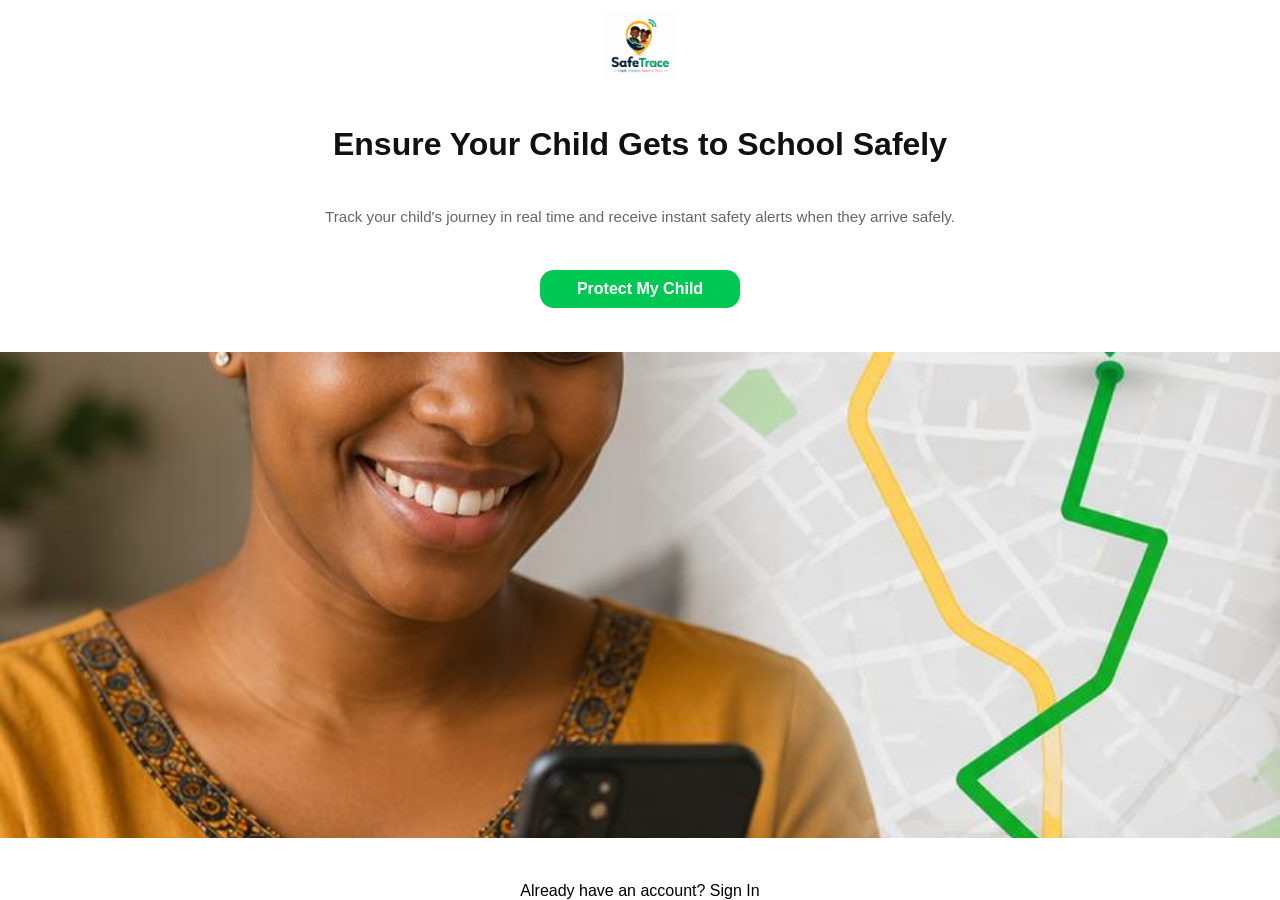
<file: index.html>
<!DOCTYPE html>
<html lang="en">
<head>
<meta charset="UTF-8">
<meta name="viewport" content="width=device-width, initial-scale=1.0">
<title>Safe Trace</title>
<link rel="stylesheet" href="welcome.css">
</head>
<body>

<div class="welcome-container">

    <img src="images/WhatsApp Image 2026-06-07 at 18.21.14.jpeg"
         alt="Safe Trace Logo"
         class="logo">

    <h1>Ensure Your Child Gets to School Safely</h1>

    <p>
        Track your child's journey in real time and receive
        instant safety alerts when they arrive safely.
    </p>

    <a href="dashboard.html" class="start-btn">
        Protect My Child
    </a>

    <img src="images/wel.jpeg"
         alt="Safe Trace"
         class="hero-image">

          <a href="#">Already have an account? Sign In</a>

</div>

</body>
</html>
</file>
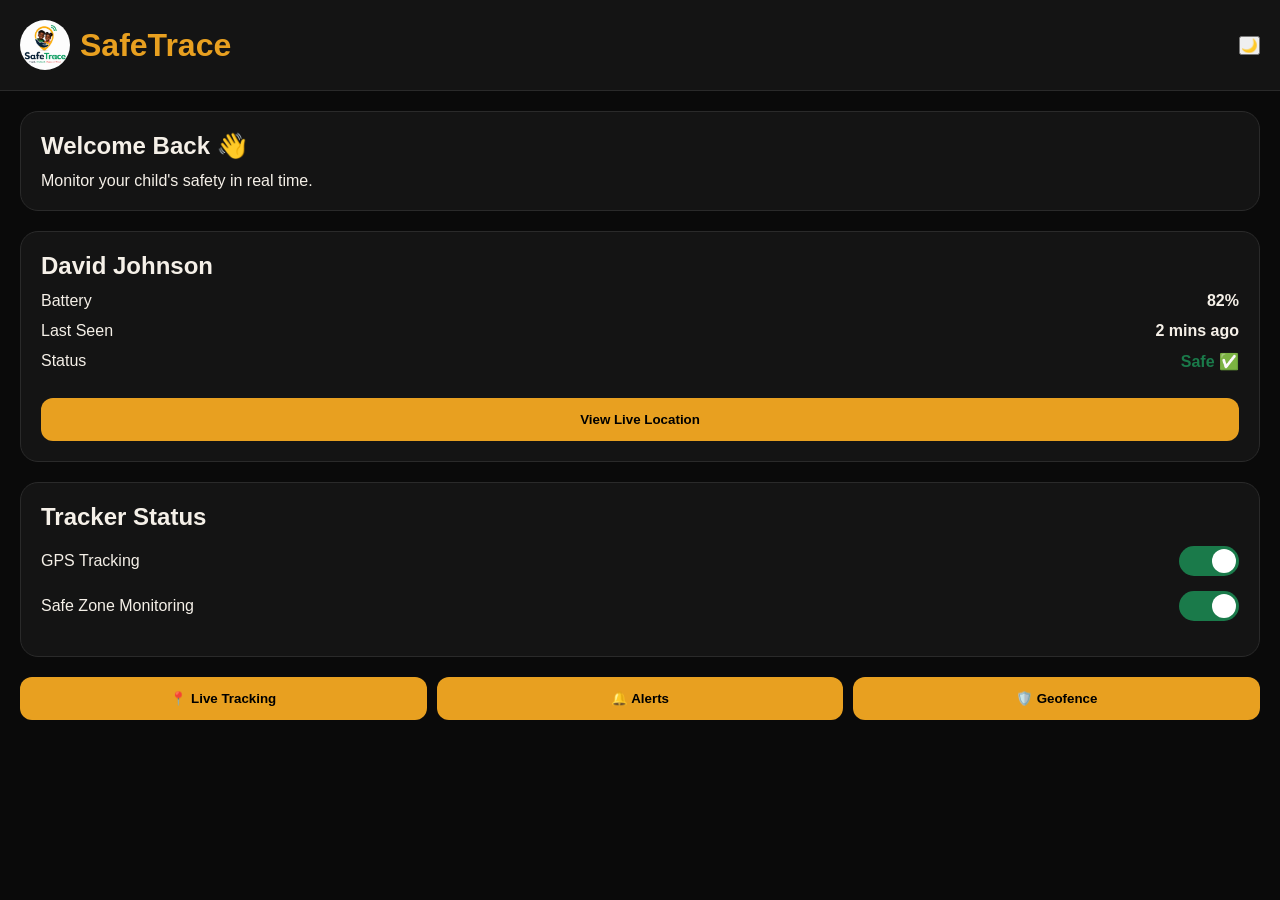
<file: dashboard.html>
<!DOCTYPE html>
<html lang="en">
<head>
    <meta charset="UTF-8">
    <meta name="viewport" content="width=device-width, initial-scale=1.0">
    <title>SafeTrace Dashboard</title>
    <link rel="stylesheet" href="style.css">
</head>
<body>

    <!-- Header -->
    <header>
        <div class="logo-container">
            <img src="images/WhatsApp Image 2026-06-07 at 18.21.14.jpeg" alt="SafeTrace Logo" class="logo">
            <h1>SafeTrace</h1>
        </div>
<div class="nav-icons">
    <button id="themeToggle" class="theme-toggle">🌙</button>
    <div class="hamburger" id="hamburger">
      <span></span><span></span><span></span>
    </div>
  </div>
    </header>

    <main>

        <!-- Welcome Card -->
        <section class="card">
            <h2>Welcome Back 👋</h2>
            <p>Monitor your child's safety in real time.</p>
        </section>

        <!-- Child Information -->
        <section class="card">
            <h2>David Johnson</h2>

            <div class="info-row">
                <span>Battery</span>
                <strong>82%</strong>
            </div>

            <div class="info-row">
                <span>Last Seen</span>
                <strong>2 mins ago</strong>
            </div>

            <div class="info-row">
                <span>Status</span>
                <strong class="safe">Safe ✅</strong>
            </div>

            <button class="primary-btn">
                View Live Location
            </button>
        </section>

        <!-- Tracker Status -->
        <section class="card">
            <h2>Tracker Status</h2>

            <div class="toggle-row">
                <span>GPS Tracking</span>

                <label class="switch">
                    <input type="checkbox" checked>
                    <span class="slider"></span>
                </label>
            </div>

            <div class="toggle-row">
                <span>Safe Zone Monitoring</span>

                <label class="switch">
                    <input type="checkbox" checked>
                    <span class="slider"></span>
                </label>
            </div>
        </section>

        <!-- Quick Actions -->
        <section class="actions">
            <button>📍 Live Tracking</button>
            <button>🔔 Alerts</button>
            <button>🛡️ Geofence</button>
        </section>

    </main>

<script>
    const themeToggle = document.getElementById("themeToggle");

    themeToggle.addEventListener("click", () => {
        document.body.classList.toggle("light-mode");
    });
</script>



</body>
</html>
</file>
<file: welcome.css>
*{
    margin:0;
    padding:0;
    box-sizing:border-box;
}

body{
    font-family:Arial,sans-serif;
    background:#fff;
    height:100vh;
    overflow:hidden; /* prevents scrolling */
}

.welcome-container{
    height:100vh;

    display:flex;
    flex-direction:column;

    justify-content:space-between;

    text-align:center;

    padding:12px 20px 0;
}

.logo{
    width:70px;
    height:70px;
    object-fit:contain;
    margin:0 auto;
}

h1{
    font-size:2rem;
    line-height:1.15;
    font-weight:800;
    color:#111;
}

p{
    font-size:0.95rem;
    line-height:1.3;
    color:#666;
    padding:0 8px;
}

.start-btn{
    background:#00C853;
    color:white;
    text-decoration:none;

    padding:10px;
    border-radius:14px;

    font-weight:700;
    display:block;
    width: 200px;
    margin: 0 auto;
}

.hero-image{
    width:100vw;          /* full phone width */
    max-width:none;

    height:54vh;          /* controls image height */

    object-fit:cover;

    margin-left:calc(-20px); /* cancel container padding */
}

a{
    display:block;
    color:black;
    text-decoration:none;
}
</file>
<file: style.css>
:root{
    --bg:#0A0A0A;
    --card:#141414;
    --text:#F5F0E8;
    --border:#2A2A2A;

    --primary:#E8A020;
    --success:#1A7A4A;
    --danger:#C0392B;
}

/* Light Mode */

.light-mode{
    --bg:#F8F9FA;
    --card:#FFFFFF;
    --text:#222222;
    --border:#DDDDDD;
}




/* Reset */

*{
    margin:0;
    padding:0;
    box-sizing:border-box;
}

body{
    background:var(--bg);
    color:var(--text);
    font-family:Arial, sans-serif;
    transition:0.3s ease;
}

/* Header */

header{
    display:flex;
    justify-content:space-between;
    align-items:center;

    padding:20px;
    border-bottom:1px solid var(--border);

    background:var(--card);
}

.logo-container{
    display:flex;
    align-items:center;
    gap:10px;
}

.logo{
    width:50px;
    height:50px;
    object-fit:contain;
    border-radius: 50%;
    animation: logo-animation 0.5s bounce;
}

@keyframes logo-animation {
    0% {
        transform: translateY(0);
    }
    50% {
        transform: translateY(-10px);
    }
    100% {
        transform: translateY(0);
    }
}



h1{
    color:var(--primary);
}

/* Main */

main{
    padding:20px;
}

/* Cards */

.card{
    background:var(--card);

    border:1px solid var(--border);
    border-radius:18px;

    padding:20px;
    margin-bottom:20px;
}

.card h2{
    margin-bottom:12px;
}

/* Child Info */

.info-row{
    display:flex;
    justify-content:space-between;

    margin-bottom:12px;
}

.safe{
    color:var(--success);
}

/* Buttons */

.primary-btn{
    width:100%;

    padding:14px;
    margin-top:15px;

    border:none;
    border-radius:12px;

    background:var(--primary);
    color:black;

    font-weight:bold;
    cursor:pointer;
}

.actions{
    display:flex;
    gap:10px;
}

.actions button{
    flex:1;

    padding:14px;

    border:none;
    border-radius:12px;

    background:var(--primary);
    color:black;

    font-weight:bold;
    cursor:pointer;
}

/* Toggle */

.toggle-row{
    display:flex;
    justify-content:space-between;
    align-items:center;

    margin:15px 0;
}

.switch{
    position:relative;
    width:60px;
    height:30px;
    display:inline-block;
}

.switch input{
    display:none;
}

.slider{
    position:absolute;
    inset:0;

    background:var(--danger);
    border-radius:30px;

    transition:0.3s;
}

.slider::before{
    content:"";

    position:absolute;

    width:24px;
    height:24px;

    left:3px;
    top:3px;

    background:white;
    border-radius:50%;

    transition:0.3s;
}

.switch input:checked + .slider{
    background:var(--success);
}

.switch input:checked + .slider::before{
    transform:translateX(30px);
}

/* Theme Toggle */

.theme-switch{
    display:flex;
    align-items:center;
    gap:10px;
}
</file>
